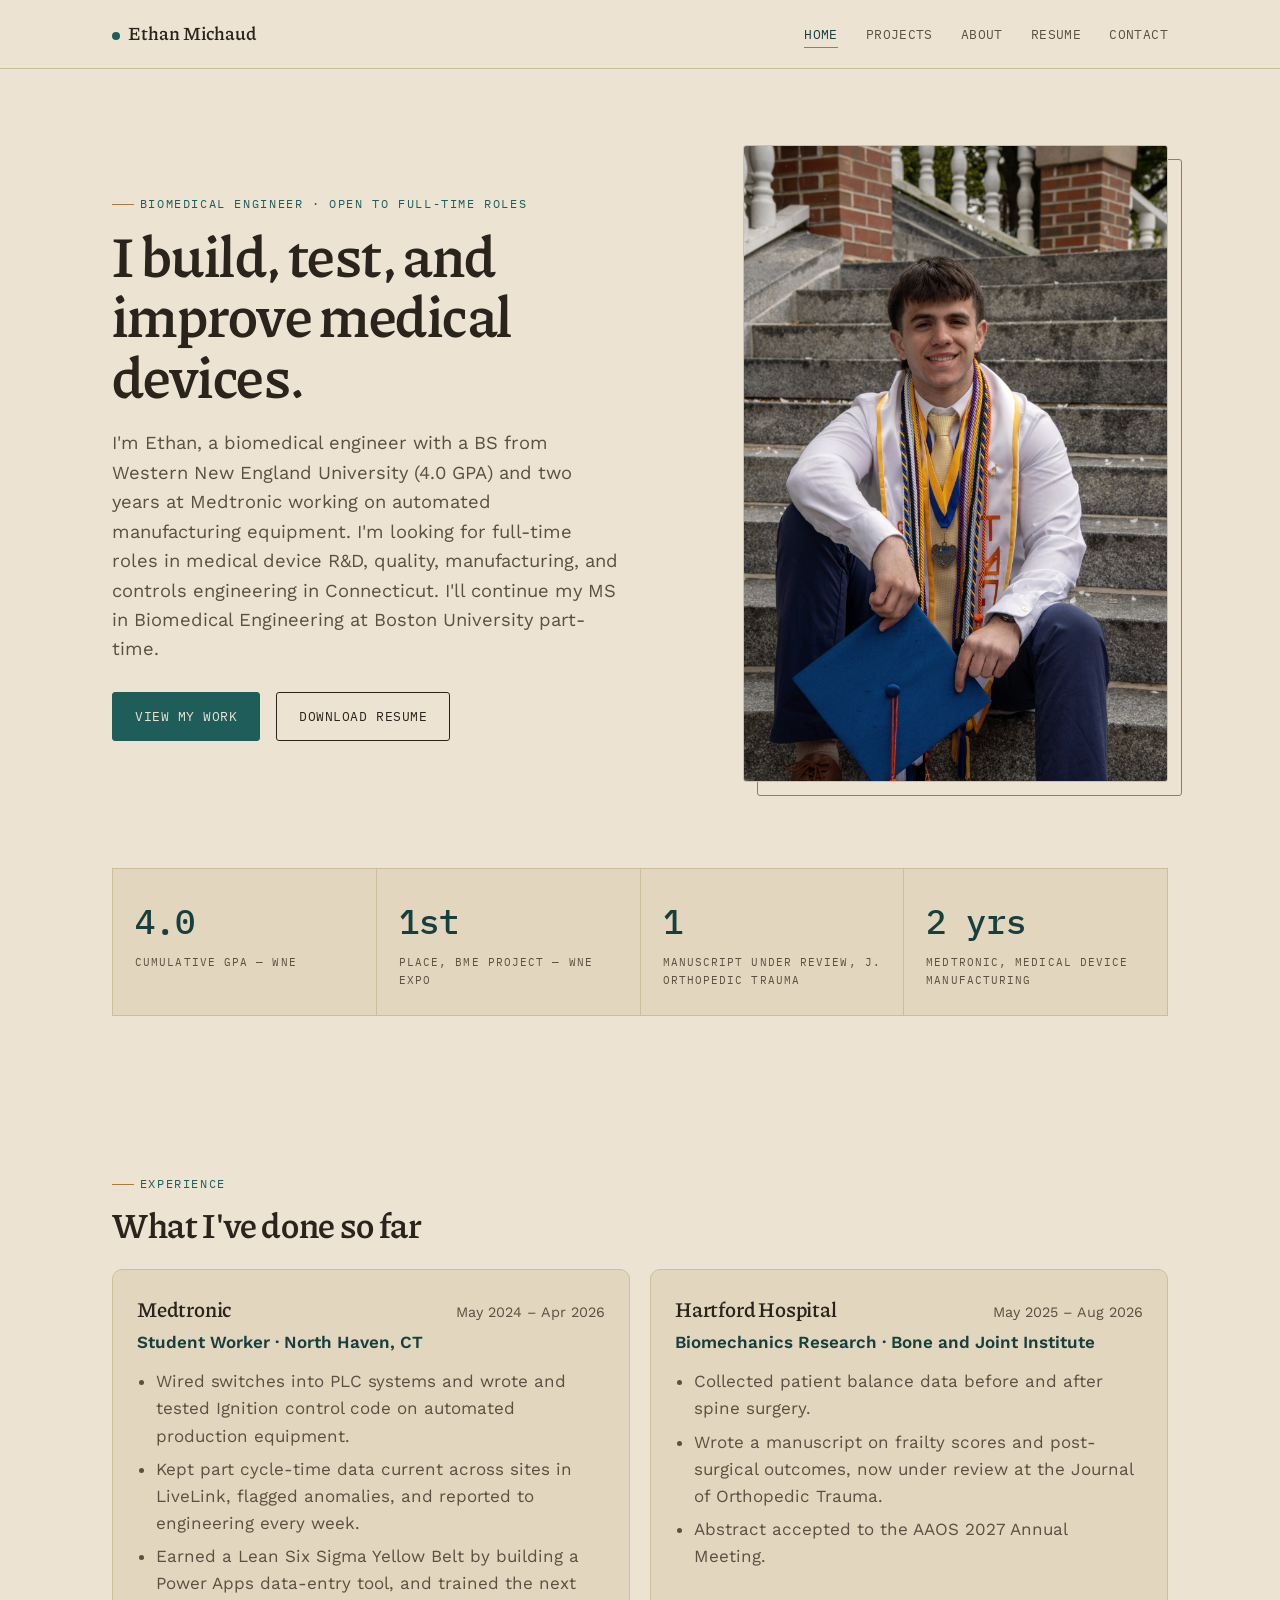
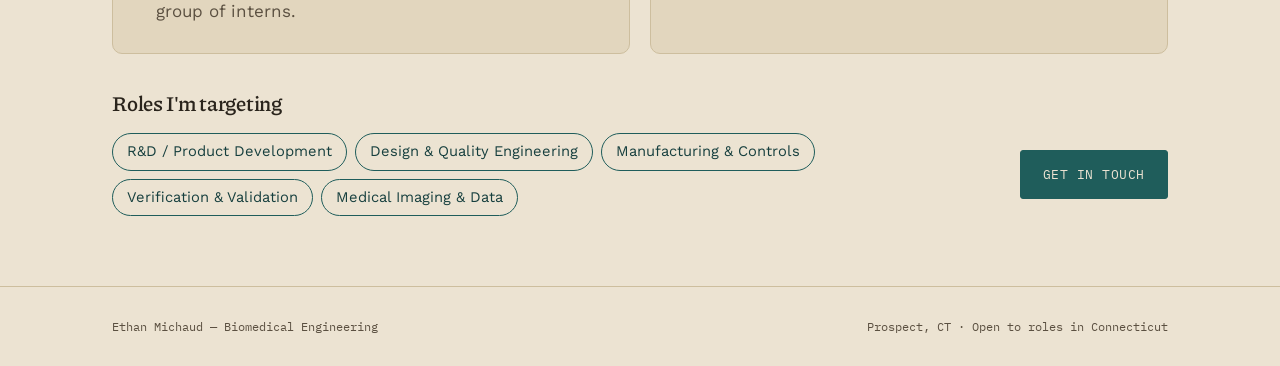
<file: index.html>
<!DOCTYPE html>
<html lang="en">
<head>
<meta charset="UTF-8">
<meta name="viewport" content="width=device-width, initial-scale=1.0">
<title>Ethan Michaud — Biomedical Engineer</title>
<link rel="preconnect" href="https://fonts.googleapis.com">
<link href="https://fonts.googleapis.com/css2?family=Piazzolla:ital,wght@0,500;0,600;1,500&family=Work+Sans:wght@400;500;600&family=IBM+Plex+Mono:wght@400;500;600&display=swap" rel="stylesheet">
<link rel="stylesheet" href="style.css">
</head>
<body>

<nav class="site-nav">
  <div class="wrap">
    <a href="index.html" class="brand"><span class="brand-pulse"></span> Ethan Michaud</a>
    <ul class="nav-links">
      <li><a href="index.html" class="active">Home</a></li>
      <li><a href="projects.html">Projects</a></li>
      <li><a href="about.html">About</a></li>
      <li><a href="assets/Ethan_Michaud_Resume_20261122.pdf">Resume</a></li>
      <li><a href="contact.html">Contact</a></li>
    </ul>
  </div>
</nav>

<header class="hero">
  <div class="wrap">
    <div class="hero-copy">
      <div class="eyebrow">Biomedical Engineer · Open to full-time roles</div>
      <h1>I build, test, and improve medical devices.</h1>
      <p class="lede">I'm Ethan, a biomedical engineer with a BS from Western New England University (4.0 GPA) and two years at Medtronic working on automated manufacturing equipment. I'm looking for full-time roles in medical device R&amp;D, quality, manufacturing, and controls engineering in Connecticut. I'll continue my MS in Biomedical Engineering at Boston University part-time.</p>
      <div class="hero-actions">
        <a href="projects.html" class="btn btn-primary">View My Work</a>
        <a href="assets/Ethan_Michaud_Resume_20261122.pdf" class="btn btn-ghost">Download Resume</a>
      </div>
    </div>
    <div class="hero-photo">
      <img src="assets/headshot-hero.jpeg" alt="Ethan Michaud, portrait">
    </div>
  </div>
</header>


<section class="readouts">
  <div class="wrap">
    <div class="readout-grid">
      <div class="readout">
        <div class="value">4.0</div>
        <div class="label">Cumulative GPA — WNE</div>
      </div>
      <div class="readout">
        <div class="value">1st</div>
        <div class="label">Place, BME Project — WNE Expo</div>
      </div>
      <div class="readout">
        <div class="value">1</div>
        <div class="label">Manuscript under review, J. Orthopedic Trauma</div>
      </div>
      <div class="readout">
        <div class="value">2 yrs</div>
        <div class="label">Medtronic, medical device manufacturing</div>
      </div>
    </div>
  </div>
</section>

<section class="section-pad experience">
  <div class="wrap">
    <div class="eyebrow">Experience</div>
    <h2>What I've done so far</h2>
    <div class="exp-grid">
      <article class="exp-card">
        <div class="exp-top"><h3>Medtronic</h3><span>May 2024 – Apr 2026</span></div>
        <div class="exp-role">Student Worker · North Haven, CT</div>
        <ul>
          <li>Wired switches into PLC systems and wrote and tested Ignition control code on automated production equipment.</li>
          <li>Kept part cycle-time data current across sites in LiveLink, flagged anomalies, and reported to engineering every week.</li>
          <li>Earned a Lean Six Sigma Yellow Belt by building a Power Apps data-entry tool, and trained the next group of interns.</li>
        </ul>
      </article>
      <article class="exp-card">
        <div class="exp-top"><h3>Hartford Hospital</h3><span>May 2025 – Aug 2026</span></div>
        <div class="exp-role">Biomechanics Research · Bone and Joint Institute</div>
        <ul>
          <li>Collected patient balance data before and after spine surgery.</li>
          <li>Wrote a manuscript on frailty scores and post-surgical outcomes, now under review at the Journal of Orthopedic Trauma.</li>
          <li>Abstract accepted to the AAOS 2027 Annual Meeting.</li>
        </ul>
      </article>
    </div>
    <div class="looking">
      <h3>Roles I'm targeting</h3>
      <ul class="role-tags">
        <li>R&amp;D / Product Development</li><li>Design &amp; Quality Engineering</li><li>Manufacturing &amp; Controls</li><li>Verification &amp; Validation</li><li>Medical Imaging &amp; Data</li>
      </ul>
      <a href="contact.html" class="btn btn-primary">Get in touch</a>
    </div>
  </div>
</section>


<footer>
  <div class="wrap">
    <span>Ethan Michaud — Biomedical Engineering</span>
    <span>Prospect, CT · Open to roles in Connecticut</span>
  </div>
</footer>

</body>
</html>
</file>
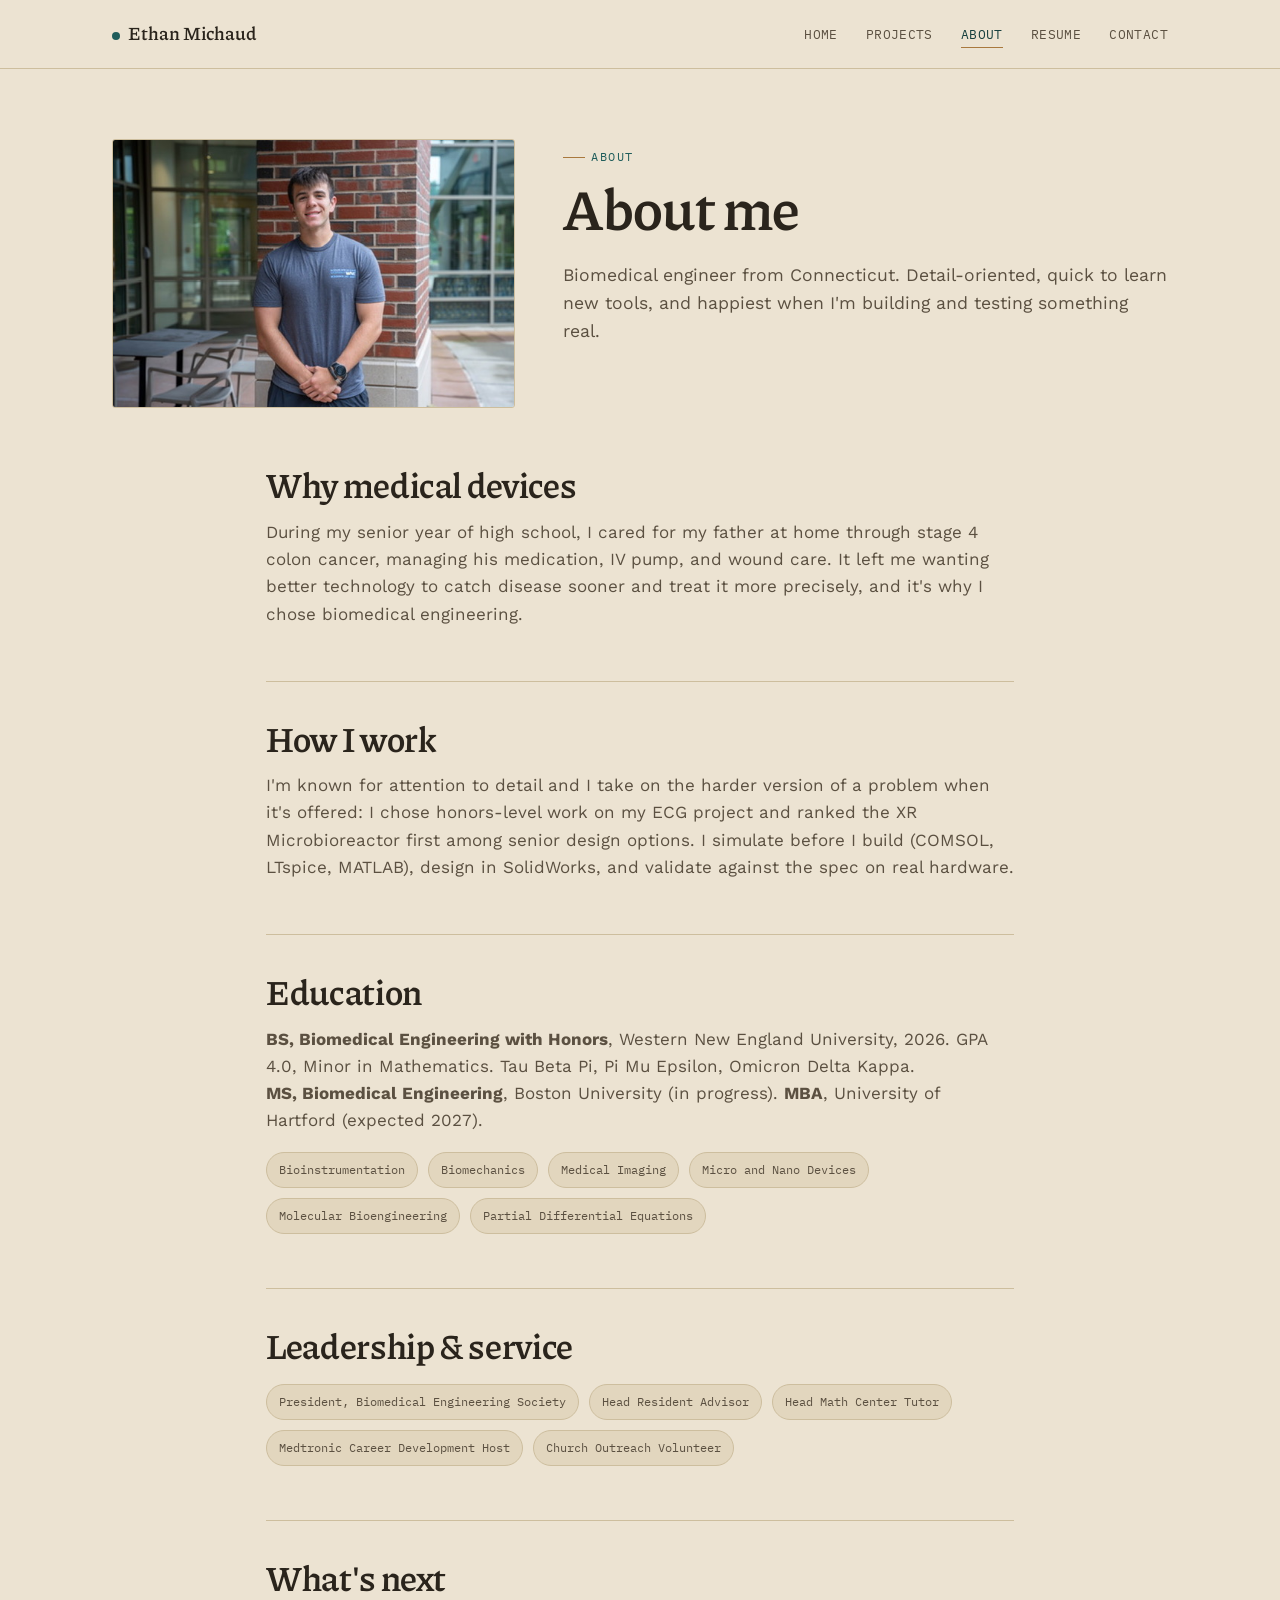
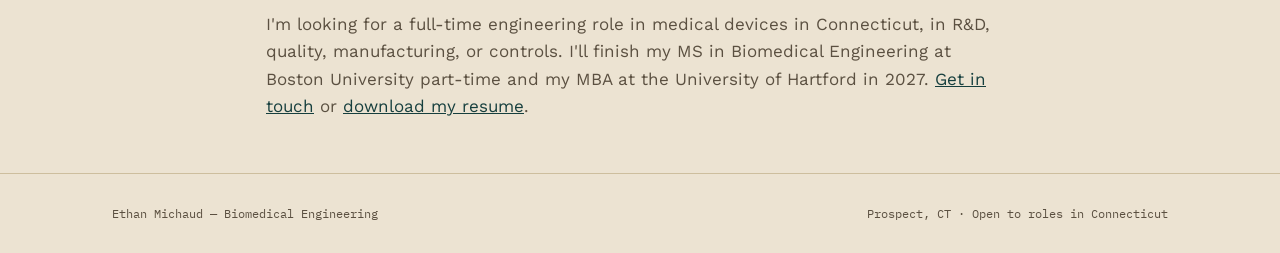
<file: about.html>
<!DOCTYPE html>
<html lang="en">
<head>
<meta charset="UTF-8">
<meta name="viewport" content="width=device-width, initial-scale=1.0">
<title>About — Ethan Michaud</title>
<link rel="preconnect" href="https://fonts.googleapis.com">
<link href="https://fonts.googleapis.com/css2?family=Piazzolla:ital,wght@0,500;0,600;1,500&family=Work+Sans:wght@400;500;600&family=IBM+Plex+Mono:wght@400;500;600&display=swap" rel="stylesheet">
<link rel="stylesheet" href="style.css">
</head>
<body>

<nav class="site-nav">
  <div class="wrap">
    <a href="index.html" class="brand"><span class="brand-pulse"></span> Ethan Michaud</a>
    <ul class="nav-links">
      <li><a href="index.html">Home</a></li>
      <li><a href="projects.html">Projects</a></li>
      <li><a href="about.html" class="active">About</a></li>
      <li><a href="assets/Ethan_Michaud_Resume_20261122.pdf">Resume</a></li>
      <li><a href="contact.html">Contact</a></li>
    </ul>
  </div>
</nav>

<header class="about-hero section-pad" style="padding-bottom:20px;">
  <div class="wrap">
    <img src="assets/headshot-about.jpeg" alt="Ethan Michaud at Western New England University">
    <div>
      <div class="eyebrow">About</div>
      <h1>About me</h1>
      <p style="font-size:1.1rem; max-width:56ch;">Biomedical engineer from Connecticut. Detail-oriented, quick to learn new tools, and happiest when I'm building and testing something real.</p>
    </div>
  </div>
</header>

<section>
  <div class="wrap">

    <div class="story-block">
      <h2>Why medical devices</h2>
      <p>During my senior year of high school, I cared for my father at home through stage 4 colon cancer, managing his medication, IV pump, and wound care. It left me wanting better technology to catch disease sooner and treat it more precisely, and it's why I chose biomedical engineering.</p>
    </div>

    <div class="story-block">
      <h2>How I work</h2>
      <p>I'm known for attention to detail and I take on the harder version of a problem when it's offered: I chose honors-level work on my ECG project and ranked the XR Microbioreactor first among senior design options. I simulate before I build (COMSOL, LTspice, MATLAB), design in SolidWorks, and validate against the spec on real hardware.</p>
    </div>

    <div class="story-block">
      <h2>Education</h2>
      <p><strong>BS, Biomedical Engineering with Honors</strong>, Western New England University, 2026. GPA 4.0, Minor in Mathematics. Tau Beta Pi, Pi Mu Epsilon, Omicron Delta Kappa.<br>
      <strong>MS, Biomedical Engineering</strong>, Boston University (in progress). <strong>MBA</strong>, University of Hartford (expected 2027).</p>
      <ul class="thread-list">
        <li>Bioinstrumentation</li>
        <li>Biomechanics</li>
        <li>Medical Imaging</li>
        <li>Micro and Nano Devices</li>
        <li>Molecular Bioengineering</li>
        <li>Partial Differential Equations</li>
      </ul>
    </div>

    <div class="story-block">
      <h2>Leadership &amp; service</h2>
      <ul class="thread-list">
        <li>President, Biomedical Engineering Society</li>
        <li>Head Resident Advisor</li>
        <li>Head Math Center Tutor</li>
        <li>Medtronic Career Development Host</li>
        <li>Church Outreach Volunteer</li>
      </ul>
    </div>

    <div class="story-block">
      <h2>What's next</h2>
      <p>I'm looking for a full-time engineering role in medical devices in Connecticut, in R&amp;D, quality, manufacturing, or controls. I'll finish my MS in Biomedical Engineering at Boston University part-time and my MBA at the University of Hartford in 2027. <a href="contact.html" style="color:var(--teal-deep); text-decoration:underline;">Get in touch</a> or <a href="assets/Ethan_Michaud_" style="color:var(--teal-deep); text-decoration:underline;">download my resume</a>.</p>
    </div>

  </div>
</section>

<footer>
  <div class="wrap">
    <span>Ethan Michaud — Biomedical Engineering</span>
    <span>Prospect, CT · Open to roles in Connecticut</span>
  </div>
</footer>

</body>
</html>
</file>
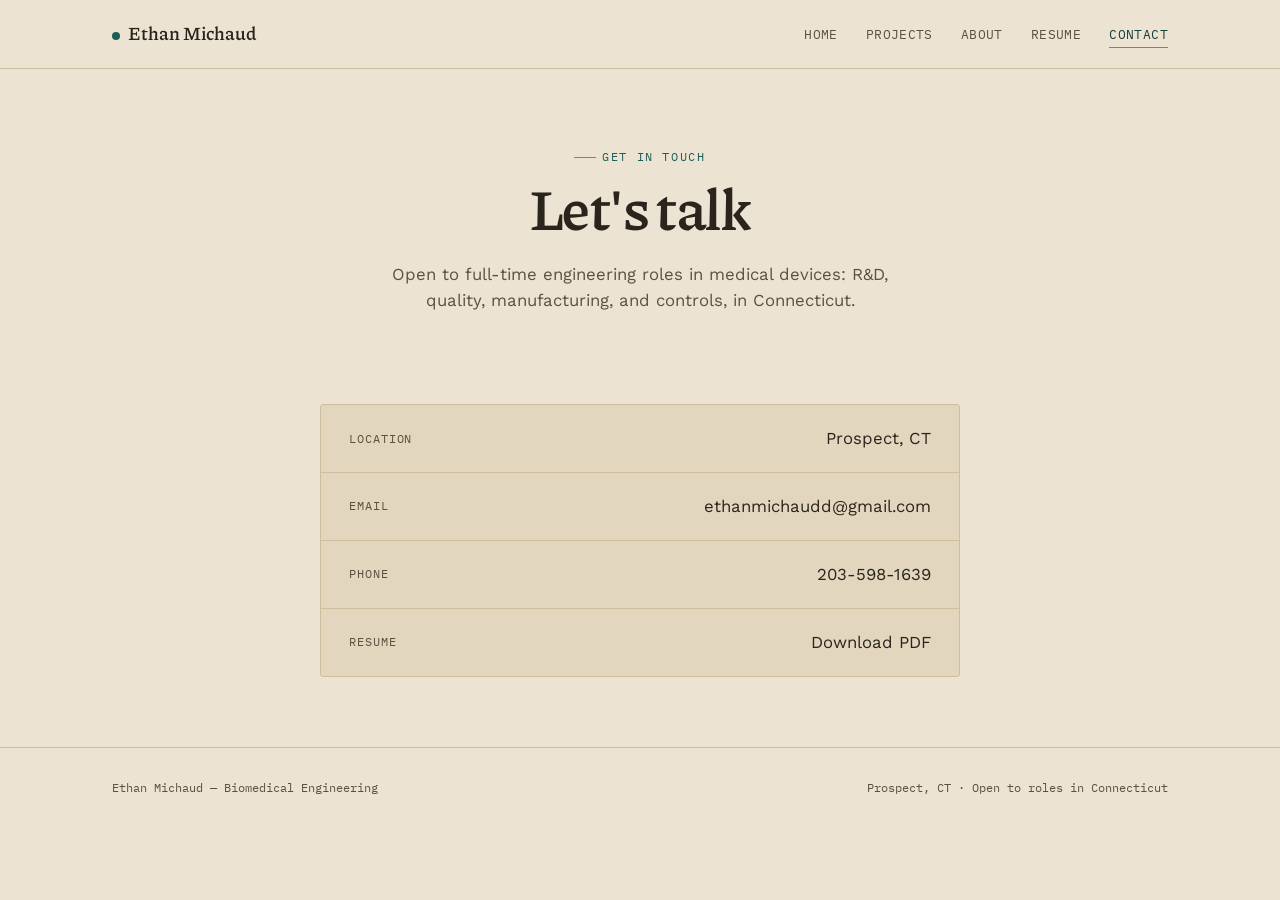
<file: contact.html>
<!DOCTYPE html>
<html lang="en">
<head>
<meta charset="UTF-8">
<meta name="viewport" content="width=device-width, initial-scale=1.0">
<title>Contact — Ethan Michaud</title>
<link rel="preconnect" href="https://fonts.googleapis.com">
<link href="https://fonts.googleapis.com/css2?family=Piazzolla:ital,wght@0,500;0,600;1,500&family=Work+Sans:wght@400;500;600&family=IBM+Plex+Mono:wght@400;500;600&display=swap" rel="stylesheet">
<link rel="stylesheet" href="style.css">
</head>
<body>

<nav class="site-nav">
  <div class="wrap">
    <a href="index.html" class="brand"><span class="brand-pulse"></span> Ethan Michaud</a>
    <ul class="nav-links">
      <li><a href="index.html">Home</a></li>
      <li><a href="projects.html">Projects</a></li>
      <li><a href="about.html">About</a></li>
      <li><a href="assets/Ethan_Michaud_Resume_20261122.pdf">Resume</a></li>
      <li><a href="contact.html" class="active">Contact</a></li>
    </ul>
  </div>
</nav>

<header class="section-pad" style="text-align:center; padding-bottom:20px;">
  <div class="wrap">
    <div class="eyebrow" style="justify-content:center;">Get in touch</div>
    <h1>Let's talk</h1>
    <p style="max-width:52ch; margin:0 auto; font-size:1.05rem;">Open to full-time engineering roles in medical devices: R&amp;D, quality, manufacturing, and controls, in Connecticut.</p>
  </div>
</header>

<section class="section-pad">
  <div class="wrap">
    <div class="contact-panel">
      <div class="contact-row">
        <span class="k">Location</span>
        <span class="v">Prospect, CT</span>
      </div>
      <div class="contact-row">
        <span class="k">Email</span>
        <a class="v" href="mailto:ethanmichaudd@gmail.com">ethanmichaudd@gmail.com</a>
      </div>
      <div class="contact-row">
        <span class="k">Phone</span>
        <a class="v" href="tel:+12035981639">203-598-1639</a>
      </div>
      <div class="contact-row">
        <span class="k">Resume</span>
        <a class="v" href="assets/Ethan_Michaud_Resume_20261122.pdf">Download PDF</a>
      </div>
    </div>

  </div>
</section>


<footer>
  <div class="wrap">
    <span>Ethan Michaud — Biomedical Engineering</span>
    <span>Prospect, CT · Open to roles in Connecticut</span>
  </div>
</footer>

</body>
</html>
</file>
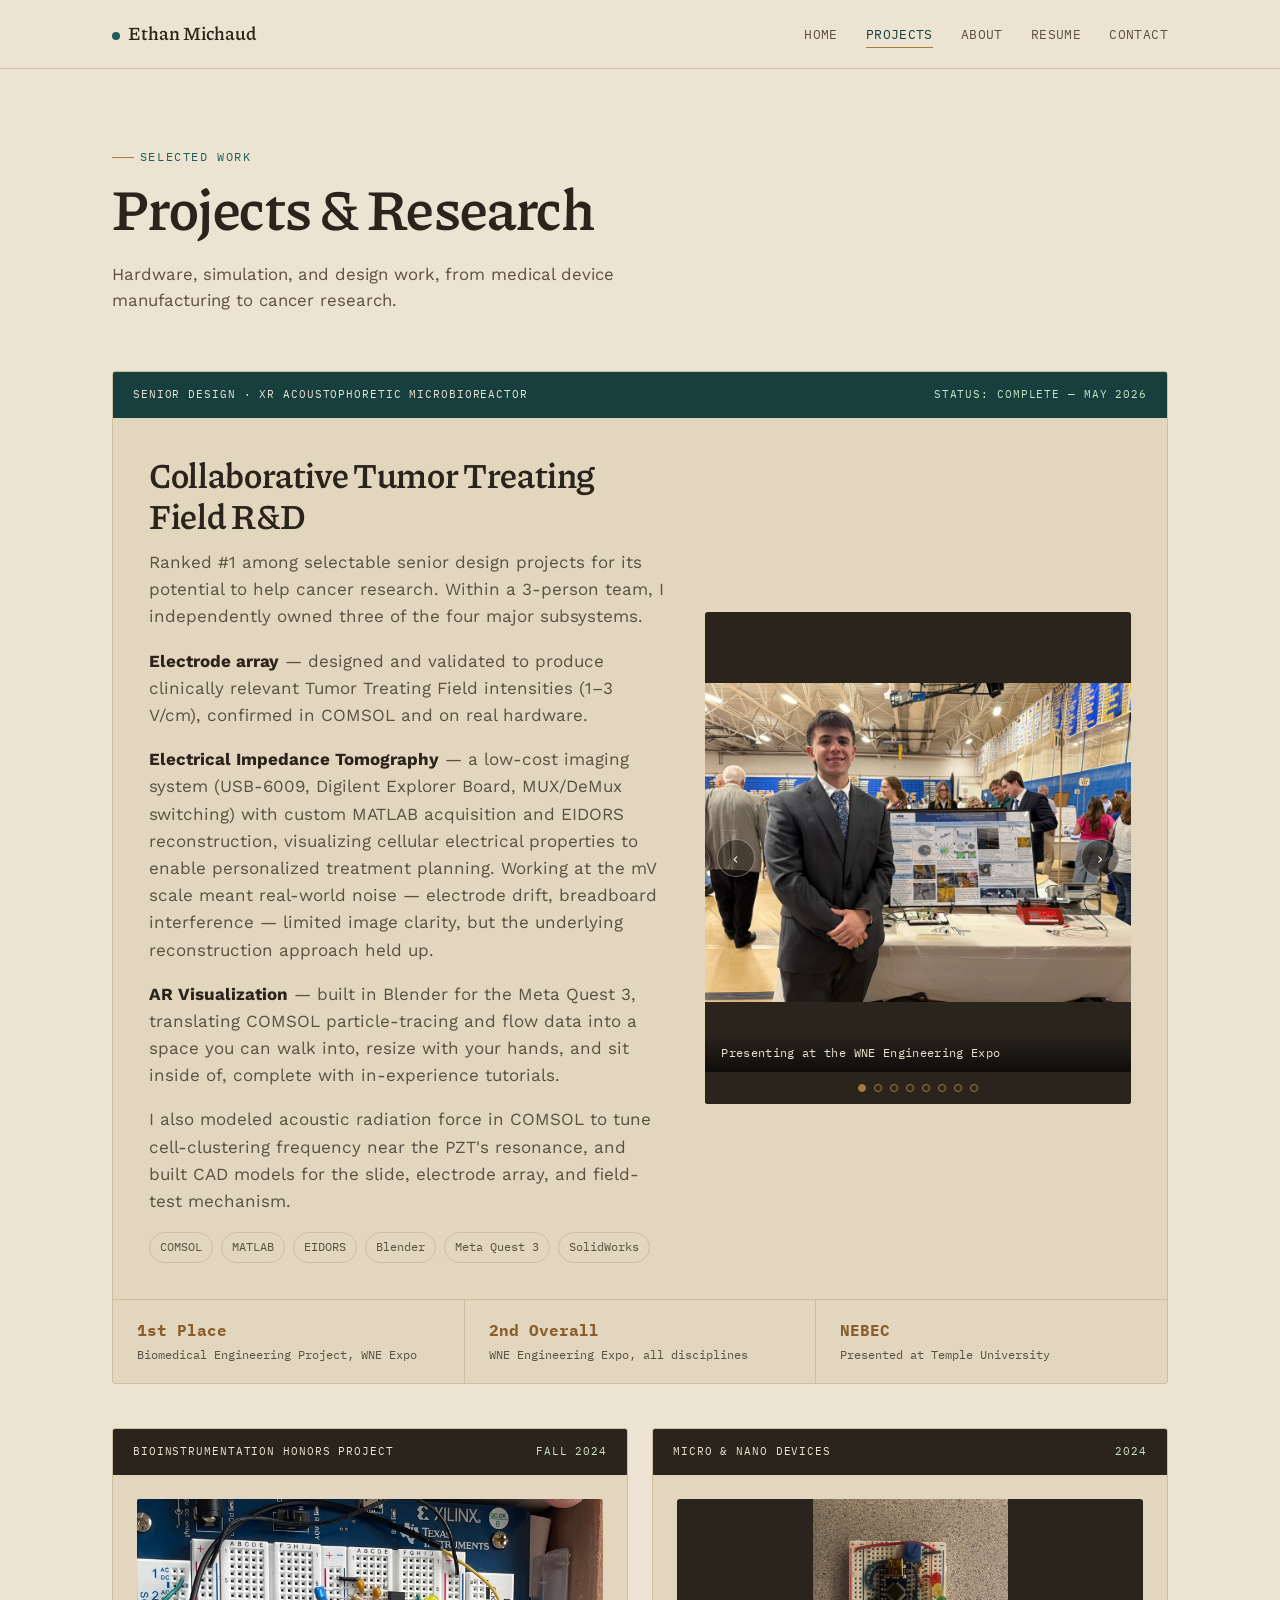
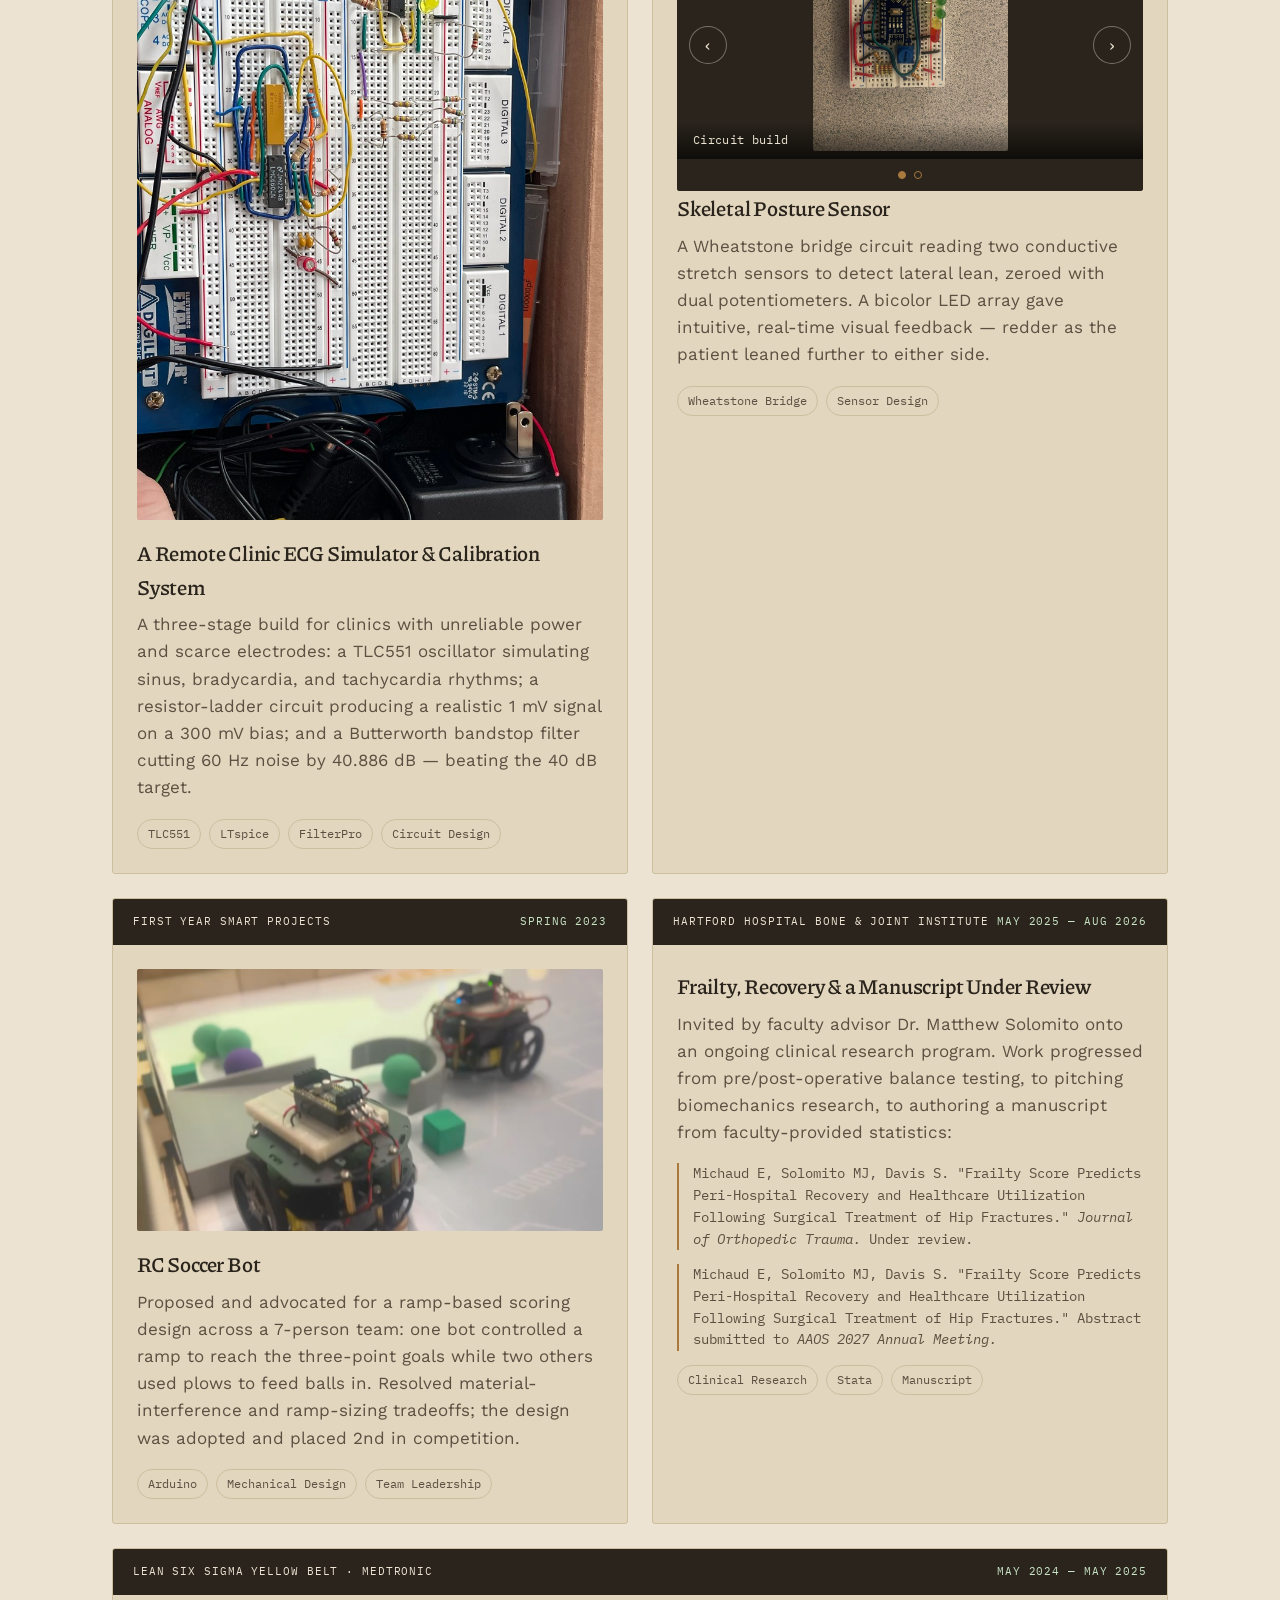
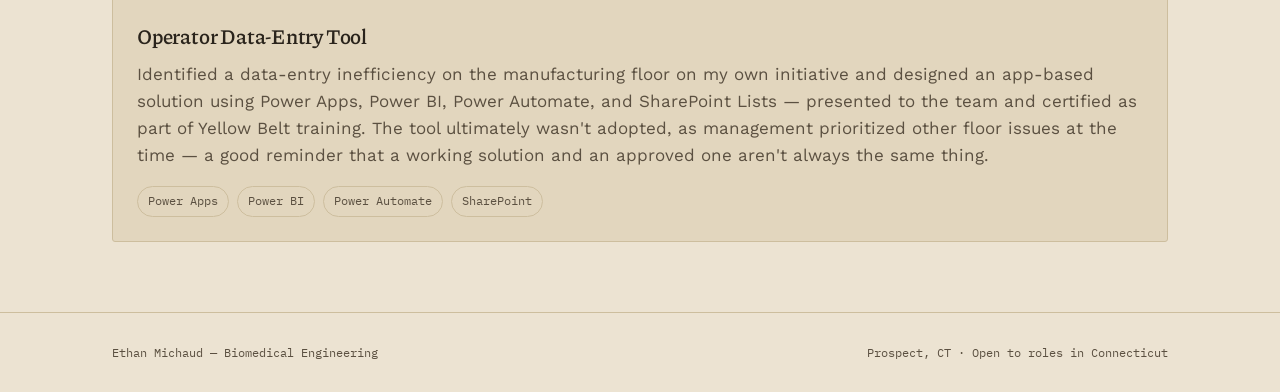
<file: projects.html>
<!DOCTYPE html>
<html lang="en">
<head>
<meta charset="UTF-8">
<meta name="viewport" content="width=device-width, initial-scale=1.0">
<title>Projects — Ethan Michaud</title>
<link rel="preconnect" href="https://fonts.googleapis.com">
<link href="https://fonts.googleapis.com/css2?family=Piazzolla:ital,wght@0,500;0,600;1,500&family=Work+Sans:wght@400;500;600&family=IBM+Plex+Mono:wght@400;500;600&display=swap" rel="stylesheet">
<link rel="stylesheet" href="style.css">
</head>
<body>

<nav class="site-nav">
  <div class="wrap">
    <a href="index.html" class="brand"><span class="brand-pulse"></span> Ethan Michaud</a>
    <ul class="nav-links">
      <li><a href="index.html">Home</a></li>
      <li><a href="projects.html" class="active">Projects</a></li>
      <li><a href="about.html">About</a></li>
      <li><a href="assets/Ethan_Michaud_Resume_20261122.pdf">Resume</a></li>
      <li><a href="contact.html">Contact</a></li>
    </ul>
  </div>
</nav>

<header class="section-pad" style="padding-bottom:20px;">
  <div class="wrap">
    <div class="eyebrow">Selected Work</div>
    <h1>Projects &amp; Research</h1>
    <p style="max-width:60ch; font-size:1.05rem;">Hardware, simulation, and design work, from medical device manufacturing to cancer research.</p>
  </div>
</header>

<section class="section-pad" style="padding-top:20px;">
  <div class="wrap">

    <!-- FEATURED PROJECT -->
    <div class="featured">
      <div class="card-header">
        <span>Senior Design · XR Acoustophoretic Microbioreactor</span>
        <span class="status">Status: Complete — May 2026</span>
      </div>
      <div class="featured-body">
        <div>
          <h2>Collaborative Tumor Treating Field R&amp;D</h2>
          <p>Ranked #1 among selectable senior design projects for its potential to help cancer research. Within a 3-person team, I independently owned three of the four major subsystems.</p>
          <p><strong style="color:var(--ink);">Electrode array</strong> — designed and validated to produce clinically relevant Tumor Treating Field intensities (1–3 V/cm), confirmed in COMSOL and on real hardware.</p>
          <p><strong style="color:var(--ink);">Electrical Impedance Tomography</strong> — a low-cost imaging system (USB-6009, Digilent Explorer Board, MUX/DeMux switching) with custom MATLAB acquisition and EIDORS reconstruction, visualizing cellular electrical properties to enable personalized treatment planning. Working at the mV scale meant real-world noise — electrode drift, breadboard interference — limited image clarity, but the underlying reconstruction approach held up.</p>
          <p><strong style="color:var(--ink);">AR Visualization</strong> — built in Blender for the Meta Quest 3, translating COMSOL particle-tracing and flow data into a space you can walk into, resize with your hands, and sit inside of, complete with in-experience tutorials.</p>
          <p>I also modeled acoustic radiation force in COMSOL to tune cell-clustering frequency near the PZT's resonance, and built CAD models for the slide, electrode array, and field-test mechanism.</p>
          <div class="tag-row">
            <span class="tag">COMSOL</span>
            <span class="tag">MATLAB</span>
            <span class="tag">EIDORS</span>
            <span class="tag">Blender</span>
            <span class="tag">Meta Quest 3</span>
            <span class="tag">SolidWorks</span>
          </div>
        </div>
        <div class="carousel" id="xr-carousel">
          <div class="carousel-viewport">
            <div class="carousel-slide active">
              <img src="assets/xr-solo-poster.jpeg" alt="Ethan presenting the XR Microbioreactor poster at the WNE Engineering Expo">
              <div class="carousel-caption">Presenting at the WNE Engineering Expo</div>
            </div>
            <div class="carousel-slide">
              <img src="assets/xr-team-award.jpeg" alt="Team receiving 2nd place Senior Project Poster Presentation Award">
              <div class="carousel-caption">2nd Place, Senior Project Poster Presentation Award</div>
            </div>
            <div class="carousel-slide">
              <img src="assets/xr-poster-only.jpeg" alt="XR Microbioreactor research poster">
              <div class="carousel-caption">Full research poster</div>
            </div>
            <div class="carousel-slide">
              <img src="assets/xr-temple-presenting.jpeg" alt="Presenting the project with the team at NEBEC, Temple University">
              <div class="carousel-caption">Presenting at NEBEC, Temple University</div>
            </div>
            <div class="carousel-slide">
              <img src="assets/xr-field-testing-setup.jpeg" alt="Electric field testing setup on the bench">
              <div class="carousel-caption">Electric field testing setup</div>
            </div>
            <div class="carousel-slide">
              <img src="assets/xr-eit-setup.jpeg" alt="Electrical Impedance Tomography hardware setup">
              <div class="carousel-caption">EIT hardware setup</div>
            </div>
            <div class="carousel-slide">
              <img src="assets/xr-current-pump-wiring.jpeg" alt="Current pump wiring on the breadboard">
              <div class="carousel-caption">Current pump wiring</div>
            </div>
            <div class="carousel-slide">
              <video src="assets/xr-tutorial-video.mp4" controls preload="metadata"></video>
              <div class="carousel-caption">In-experience tutorial, rendered for Meta Quest 3</div>
            </div>
          </div>
          <button class="carousel-btn carousel-prev" aria-label="Previous slide">&#8249;</button>
          <button class="carousel-btn carousel-next" aria-label="Next slide">&#8250;</button>
          <div class="carousel-dots"></div>
        </div>
      </div>
      <div class="results-strip">
        <div><strong>1st Place</strong>Biomedical Engineering Project, WNE Expo</div>
        <div><strong>2nd Overall</strong>WNE Engineering Expo, all disciplines</div>
        <div><strong>NEBEC</strong>Presented at Temple University</div>
      </div>
    </div>

    <!-- PROJECT GRID -->
    <div class="project-grid" style="margin-top:44px;">

      <div class="card">
        <div class="card-header"><span>Bioinstrumentation Honors Project</span><span class="status">Fall 2024</span></div>
        <div class="card-body">
          <img src="assets/ecg-breadboard.jpeg" alt="Breadboard build of the ECG simulator circuit">
          <h3>A Remote Clinic ECG Simulator &amp; Calibration System</h3>
          <p>A three-stage build for clinics with unreliable power and scarce electrodes: a TLC551 oscillator simulating sinus, bradycardia, and tachycardia rhythms; a resistor-ladder circuit producing a realistic 1 mV signal on a 300 mV bias; and a Butterworth bandstop filter cutting 60 Hz noise by 40.886 dB — beating the 40 dB target.</p>
          <div class="tag-row">
            <span class="tag">TLC551</span>
            <span class="tag">LTspice</span>
            <span class="tag">FilterPro</span>
            <span class="tag">Circuit Design</span>
          </div>
        </div>
      </div>

      <div class="card">
        <div class="card-header"><span>Micro &amp; Nano Devices</span><span class="status">2024</span></div>
        <div class="card-body">
          <div class="carousel carousel-sm">
            <div class="carousel-viewport">
              <div class="carousel-slide active">
                <img src="assets/posture-sensor.jpeg" alt="Skeletal Posture Sensor circuit build">
                <div class="carousel-caption">Circuit build</div>
              </div>
              <div class="carousel-slide">
                <video src="assets/posture-sensor-video.mp4" controls preload="metadata"></video>
                <div class="carousel-caption">Demo — lean detection in action</div>
              </div>
            </div>
            <button class="carousel-btn carousel-prev" aria-label="Previous slide">&#8249;</button>
            <button class="carousel-btn carousel-next" aria-label="Next slide">&#8250;</button>
            <div class="carousel-dots"></div>
          </div>
          <h3>Skeletal Posture Sensor</h3>
          <p>A Wheatstone bridge circuit reading two conductive stretch sensors to detect lateral lean, zeroed with dual potentiometers. A bicolor LED array gave intuitive, real-time visual feedback — redder as the patient leaned further to either side.</p>
          <div class="tag-row">
            <span class="tag">Wheatstone Bridge</span>
            <span class="tag">Sensor Design</span>
          </div>
        </div>
      </div>

      <div class="card">
        <div class="card-header"><span>First Year Smart Projects</span><span class="status">Spring 2023</span></div>
        <div class="card-body">
          <img src="assets/soccer-bot.jpeg" alt="RC Soccer Bot arena setup with two robots">
          <h3>RC Soccer Bot</h3>
          <p>Proposed and advocated for a ramp-based scoring design across a 7-person team: one bot controlled a ramp to reach the three-point goals while two others used plows to feed balls in. Resolved material-interference and ramp-sizing tradeoffs; the design was adopted and placed 2nd in competition.</p>
          <div class="tag-row">
            <span class="tag">Arduino</span>
            <span class="tag">Mechanical Design</span>
            <span class="tag">Team Leadership</span>
          </div>
        </div>
      </div>

      <div class="card">
        <div class="card-header"><span>Hartford Hospital Bone &amp; Joint Institute</span><span class="status">May 2025 — Aug 2026</span></div>
        <div class="card-body">
          <h3>Frailty, Recovery &amp; a Manuscript Under Review</h3>
          <p>Invited by faculty advisor Dr. Matthew Solomito onto an ongoing clinical research program. Work progressed from pre/post-operative balance testing, to pitching biomechanics research, to authoring a manuscript from faculty-provided statistics:</p>
          <p style="font-family:var(--mono); font-size:0.85rem; color:var(--ink-soft); border-left:2px solid var(--brass); padding-left:14px;">Michaud E, Solomito MJ, Davis S. "Frailty Score Predicts Peri-Hospital Recovery and Healthcare Utilization Following Surgical Treatment of Hip Fractures." <em>Journal of Orthopedic Trauma.</em> Under review.</p>
          <p style="font-family:var(--mono); font-size:0.85rem; color:var(--ink-soft); border-left:2px solid var(--brass); padding-left:14px;">Michaud E, Solomito MJ, Davis S. "Frailty Score Predicts Peri-Hospital Recovery and Healthcare Utilization Following Surgical Treatment of Hip Fractures." Abstract submitted to <em>AAOS 2027 Annual Meeting.</em></p>
          <div class="tag-row">
            <span class="tag">Clinical Research</span>
            <span class="tag">Stata</span>
            <span class="tag">Manuscript</span>
          </div>
        </div>
      </div>

      <div class="card" style="grid-column: 1 / -1;">
        <div class="card-header"><span>Lean Six Sigma Yellow Belt · Medtronic</span><span class="status">May 2024 — May 2025</span></div>
        <div class="card-body">
          <h3>Operator Data-Entry Tool</h3>
          <p>Identified a data-entry inefficiency on the manufacturing floor on my own initiative and designed an app-based solution using Power Apps, Power BI, Power Automate, and SharePoint Lists — presented to the team and certified as part of Yellow Belt training. The tool ultimately wasn't adopted, as management prioritized other floor issues at the time — a good reminder that a working solution and an approved one aren't always the same thing.</p>
          <div class="tag-row">
            <span class="tag">Power Apps</span>
            <span class="tag">Power BI</span>
            <span class="tag">Power Automate</span>
            <span class="tag">SharePoint</span>
          </div>
        </div>
      </div>

    </div>
  </div>
</section>

<footer>
  <div class="wrap">
    <span>Ethan Michaud — Biomedical Engineering</span>
    <span>Prospect, CT · Open to roles in Connecticut</span>
  </div>
</footer>

<script>
(function () {
  document.querySelectorAll('.carousel').forEach(function (carousel) {
    var slides = carousel.querySelectorAll('.carousel-slide');
    var dotsWrap = carousel.querySelector('.carousel-dots');
    var prevBtn = carousel.querySelector('.carousel-prev');
    var nextBtn = carousel.querySelector('.carousel-next');
    var index = 0;

    slides.forEach(function (_, i) {
      var dot = document.createElement('button');
      dot.setAttribute('aria-label', 'Go to slide ' + (i + 1));
      if (i === 0) dot.classList.add('active');
      dot.addEventListener('click', function () { go(i); });
      dotsWrap.appendChild(dot);
    });
    var dots = dotsWrap.querySelectorAll('button');

    function go(i) {
      var video = slides[index].querySelector('video');
      if (video) video.pause();
      slides[index].classList.remove('active');
      dots[index].classList.remove('active');
      index = (i + slides.length) % slides.length;
      slides[index].classList.add('active');
      dots[index].classList.add('active');
    }

    prevBtn.addEventListener('click', function () { go(index - 1); });
    nextBtn.addEventListener('click', function () { go(index + 1); });
    carousel.setAttribute('tabindex', '0');
    carousel.addEventListener('keydown', function (e) {
      if (e.key === 'ArrowLeft') go(index - 1);
      if (e.key === 'ArrowRight') go(index + 1);
    });
  });
})();
</script>
</body>
</html>
</file>
<file: style.css>
/* ============================================
   Ethan Michaud — Portfolio
   Design tokens
   ============================================ */
:root {
  --paper: #ECE3D2;
  --paper-deep: #E2D6BE;
  --line: #CDBE9E;
  --ink: #2A241C;
  --ink-soft: #5B5041;
  --teal: #1F5D5B;
  --teal-deep: #163F3E;
  --brass: #A9793E;
  --brass-deep: #8A5F2C;
  --moss: #5C6E4E;

  --display: 'Piazzolla', Georgia, serif;
  --body: 'Work Sans', -apple-system, sans-serif;
  --mono: 'IBM Plex Mono', 'Courier New', monospace;

  --radius: 3px;
  --max-width: 1120px;
}

* { box-sizing: border-box; }

html { scroll-behavior: smooth; }

@media (prefers-reduced-motion: reduce) {
  html { scroll-behavior: auto; }
  * { animation-duration: 0.01ms !important; animation-iteration-count: 1 !important; transition-duration: 0.01ms !important; }
}

body {
  margin: 0;
  background: var(--paper);
  color: var(--ink);
  font-family: var(--body);
  font-size: 17px;
  line-height: 1.6;
  background-image:
    linear-gradient(var(--paper), var(--paper)),
    repeating-linear-gradient(0deg, transparent, transparent 39px, rgba(42,36,28,0.025) 40px);
}

img { max-width: 100%; display: block; }

a { color: inherit; }

h1, h2, h3, h4 {
  font-family: var(--display);
  font-weight: 600;
  margin: 0 0 0.4em;
  color: var(--ink);
  letter-spacing: -0.01em;
}

h1 { font-size: clamp(2.4rem, 5vw, 3.6rem); line-height: 1.05; }
h2 { font-size: clamp(1.6rem, 3vw, 2.2rem); line-height: 1.15; }
h3 { font-size: 1.3rem; }

p { margin: 0 0 1em; color: var(--ink-soft); }

.eyebrow {
  font-family: var(--mono);
  font-size: 0.72rem;
  letter-spacing: 0.14em;
  text-transform: uppercase;
  color: var(--teal);
  display: inline-flex;
  align-items: center;
  gap: 0.5em;
  margin-bottom: 0.9em;
}
.eyebrow::before {
  content: '';
  width: 22px;
  height: 1px;
  background: var(--brass);
}

.wrap {
  max-width: var(--max-width);
  margin: 0 auto;
  padding: 0 32px;
}

/* ---------- Nav ---------- */
.site-nav {
  position: sticky;
  top: 0;
  z-index: 50;
  background: rgba(236, 227, 210, 0.92);
  backdrop-filter: blur(6px);
  border-bottom: 1px solid var(--line);
}
.site-nav .wrap {
  display: flex;
  align-items: center;
  justify-content: space-between;
  height: 68px;
}
.brand {
  font-family: var(--display);
  font-weight: 600;
  font-size: 1.15rem;
  text-decoration: none;
  color: var(--ink);
  display: flex;
  align-items: baseline;
  gap: 8px;
}
.brand-pulse {
  width: 8px; height: 8px;
  border-radius: 50%;
  background: var(--teal);
  display: inline-block;
}
.nav-links {
  display: flex;
  gap: 28px;
  flex-wrap: wrap;
  list-style: none;
  margin: 0; padding: 0;
  font-family: var(--mono);
  font-size: 0.82rem;
  letter-spacing: 0.03em;
  text-transform: uppercase;
}
.nav-links a {
  text-decoration: none;
  color: var(--ink-soft);
  padding-bottom: 4px;
  border-bottom: 1px solid transparent;
  transition: color 0.2s, border-color 0.2s;
}
.nav-links a:hover,
.nav-links a.active {
  color: var(--teal-deep);
  border-color: var(--brass);
}
.nav-links a:focus-visible,
a:focus-visible,
button:focus-visible {
  outline: 2px solid var(--teal);
  outline-offset: 3px;
}

/* ---------- Buttons ---------- */
.btn {
  display: inline-flex;
  align-items: center;
  gap: 8px;
  font-family: var(--mono);
  font-size: 0.82rem;
  letter-spacing: 0.04em;
  text-transform: uppercase;
  text-decoration: none;
  padding: 13px 22px;
  border-radius: var(--radius);
  border: 1px solid var(--ink);
  transition: transform 0.15s ease, background 0.2s, color 0.2s;
}
.btn-primary {
  background: var(--teal);
  border-color: var(--teal);
  color: var(--paper);
}
.btn-primary:hover { background: var(--teal-deep); transform: translateY(-1px); }
.btn-ghost {
  background: transparent;
  color: var(--ink);
}
.btn-ghost:hover { background: var(--ink); color: var(--paper); transform: translateY(-1px); }

/* ---------- Hero ---------- */
.hero {
  padding: 76px 0 40px;
}
.hero .wrap {
  display: grid;
  grid-template-columns: 1.15fr 0.85fr;
  gap: 56px;
  align-items: center;
}
.hero-copy p.lede {
  font-size: 1.15rem;
  color: var(--ink-soft);
  max-width: 46ch;
}
.hero-actions {
  display: flex;
  gap: 16px;
  margin-top: 28px;
  flex-wrap: wrap;
}
.hero-photo {
  position: relative;
}
.hero-photo img {
  border-radius: var(--radius);
  border: 1px solid var(--line);
  filter: sepia(8%) saturate(92%);
}
.hero-photo::after {
  content: '';
  position: absolute;
  inset: 14px -14px -14px 14px;
  border: 1px solid var(--brass);
  border-radius: var(--radius);
  z-index: -1;
}

/* ---------- Signal / waveform timeline ---------- */
.signal {
  padding: 30px 0 70px;
  border-bottom: 1px solid var(--line);
}
.signal-label {
  font-family: var(--mono);
  font-size: 0.72rem;
  letter-spacing: 0.14em;
  text-transform: uppercase;
  color: var(--ink-soft);
  margin-bottom: 18px;
}
.signal svg { width: 100%; height: auto; overflow: visible; }
.signal-path {
  fill: none;
  stroke: var(--teal);
  stroke-width: 2;
  stroke-linecap: round;
  stroke-linejoin: round;
  stroke-dasharray: 2000;
  stroke-dashoffset: 2000;
  animation: draw 2.6s ease forwards 0.2s;
}
@keyframes draw { to { stroke-dashoffset: 0; } }
.signal-node circle {
  fill: var(--paper);
  stroke: var(--brass);
  stroke-width: 2;
}
.signal-node text {
  font-family: var(--mono);
  font-size: 10px;
  fill: var(--ink-soft);
}
.signal-node .yr { fill: var(--brass-deep); font-weight: 600; }
.signal-node .cap { fill: var(--ink-soft); }

/* ---------- Instrument readouts ---------- */
.readouts {
  padding: 46px 0 80px;
}
.readout-grid {
  display: grid;
  grid-template-columns: repeat(4, 1fr);
  gap: 1px;
  background: var(--line);
  border: 1px solid var(--line);
}
.readout {
  background: var(--paper-deep);
  padding: 26px 22px;
}
.readout .value {
  font-family: var(--mono);
  font-size: 2.1rem;
  color: var(--teal-deep);
  font-weight: 500;
}
.readout .label {
  font-family: var(--mono);
  font-size: 0.68rem;
  letter-spacing: 0.1em;
  text-transform: uppercase;
  color: var(--ink-soft);
  margin-top: 6px;
}

/* ---------- Sections ---------- */
section { position: relative; }
.section-pad { padding: 70px 0; }
.divider {
  border: none;
  border-top: 1px solid var(--line);
  margin: 0;
}

/* ---------- Cards / datasheet style ---------- */
.card {
  background: var(--paper-deep);
  border: 1px solid var(--line);
  border-radius: var(--radius);
  overflow: hidden;
}
.card-header {
  display: flex;
  justify-content: space-between;
  align-items: baseline;
  padding: 14px 20px;
  background: var(--ink);
  color: var(--paper);
  font-family: var(--mono);
  font-size: 0.7rem;
  letter-spacing: 0.08em;
  text-transform: uppercase;
}
.card-header .status { color: #C9E4C5; }
.card-body { padding: 24px; }
.card img { border-radius: 2px; margin-bottom: 16px; }

/* ---------- Data tables ---------- */
.data-table {
  width: 100%;
  border-collapse: collapse;
  margin: 16px 0 24px;
  font-family: var(--mono);
  font-size: 0.82rem;
}
.data-table th, .data-table td {
  padding: 10px 12px;
  border: 1px solid var(--line);
  text-align: left;
}
.data-table th {
  background: var(--ink);
  color: var(--paper);
  font-size: 0.7rem;
  letter-spacing: 0.06em;
  text-transform: uppercase;
  font-weight: 500;
}
.data-table tr:nth-child(even) td { background: rgba(0,0,0,0.02); }
.data-table td.highlight { color: var(--brass-deep); font-weight: 600; }
.data-table td.weak { color: #9C4A32; }

.tag-row {
  display: flex;
  flex-wrap: wrap;
  gap: 8px;
  margin-top: 14px;
}
.tag {
  font-family: var(--mono);
  font-size: 0.72rem;
  padding: 5px 10px;
  border: 1px solid var(--line);
  border-radius: 20px;
  color: var(--ink-soft);
}

/* ---------- Featured project ---------- */
.featured {
  border: 1px solid var(--line);
  background: var(--paper-deep);
  border-radius: var(--radius);
  overflow: hidden;
}
.featured .card-header { background: var(--teal-deep); }
.featured-body {
  padding: 36px;
  display: grid;
  grid-template-columns: 1.1fr 0.9fr;
  gap: 36px;
  align-items: center;
}
.featured-gallery {
  display: grid;
  grid-template-columns: 1fr 1fr;
  gap: 10px;
}
.featured-gallery img { height: 100%; object-fit: cover; }
.featured-gallery img:first-child { grid-row: span 2; }

/* ---------- Carousel ---------- */
.carousel {
  position: relative;
  background: var(--ink);
  border-radius: var(--radius);
  overflow: hidden;
}
.carousel-viewport {
  position: relative;
  height: 460px;
}
.carousel-slide {
  position: absolute;
  inset: 0;
  display: flex;
  align-items: center;
  justify-content: center;
  opacity: 0;
  visibility: hidden;
  transition: opacity 0.45s ease;
}
.carousel-slide.active { opacity: 1; visibility: visible; }
.carousel-slide img,
.carousel-slide video {
  max-width: 100%;
  max-height: 100%;
  width: auto;
  height: auto;
  object-fit: contain;
}
.carousel-caption {
  position: absolute;
  left: 0; right: 0; bottom: 0;
  padding: 10px 16px;
  background: linear-gradient(transparent, rgba(0,0,0,0.65));
  color: var(--paper);
  font-family: var(--mono);
  font-size: 0.72rem;
  letter-spacing: 0.03em;
  opacity: 0;
  transition: opacity 0.3s;
}
.carousel-slide.active .carousel-caption { opacity: 1; }
.carousel-btn {
  position: absolute;
  top: 50%;
  transform: translateY(-50%);
  width: 38px; height: 38px;
  border-radius: 50%;
  border: 1px solid rgba(236,227,210,0.4);
  background: rgba(42,36,28,0.55);
  color: var(--paper);
  font-family: var(--mono);
  font-size: 1rem;
  display: flex;
  align-items: center;
  justify-content: center;
  cursor: pointer;
  transition: background 0.2s, border-color 0.2s;
  z-index: 5;
}
.carousel-btn:hover { background: var(--teal); border-color: var(--teal); }
.carousel-prev { left: 12px; }
.carousel-next { right: 12px; }
.carousel-dots {
  display: flex;
  justify-content: center;
  gap: 8px;
  padding: 12px;
  background: var(--ink);
}
.carousel-dots button {
  width: 8px; height: 8px;
  border-radius: 50%;
  border: 1px solid var(--brass);
  background: transparent;
  padding: 0;
  cursor: pointer;
}
.carousel-dots button.active { background: var(--brass); }
.carousel-sm .carousel-viewport { height: 260px; }

.results-strip {
  display: flex;
  gap: 0;
  border-top: 1px solid var(--line);
}
.results-strip > div {
  flex: 1;
  padding: 18px 24px;
  border-left: 1px solid var(--line);
  font-family: var(--mono);
  font-size: 0.78rem;
  color: var(--ink-soft);
}
.results-strip > div:first-child { border-left: none; }
.results-strip strong { display: block; color: var(--brass-deep); font-size: 1rem; margin-bottom: 2px; }

/* ---------- Project grid ---------- */
.project-grid {
  display: grid;
  grid-template-columns: repeat(2, 1fr);
  gap: 24px;
  margin-top: 24px;
}

/* ---------- About page ---------- */
.about-hero .wrap {
  display: grid;
  grid-template-columns: 0.8fr 1.2fr;
  gap: 48px;
  align-items: start;
}
.about-hero img {
  border-radius: var(--radius);
  border: 1px solid var(--line);
}
.story-block {
  max-width: 68ch;
  margin: 0 auto;
  padding: 36px 0;
}
.story-block + .story-block { border-top: 1px solid var(--line); }
.pull-quote {
  font-family: var(--display);
  font-style: italic;
  font-size: 1.5rem;
  color: var(--teal-deep);
  border-left: 3px solid var(--brass);
  padding-left: 24px;
  margin: 40px auto;
  max-width: 60ch;
}
.thread-list {
  list-style: none;
  padding: 0;
  margin: 18px 0;
  display: flex;
  flex-wrap: wrap;
  gap: 10px;
}
.thread-list li {
  font-family: var(--mono);
  font-size: 0.78rem;
  padding: 7px 12px;
  background: var(--paper-deep);
  border: 1px solid var(--line);
  border-radius: 20px;
  color: var(--ink-soft);
}

/* ---------- Photo strip ---------- */
.photo-strip {
  display: grid;
  grid-template-columns: repeat(3, 1fr);
  gap: 14px;
  margin: 20px 0 8px;
}
.photo-strip figure {
  margin: 0;
  border: 1px solid var(--line);
  border-radius: var(--radius);
  overflow: hidden;
  background: var(--paper-deep);
}
.photo-strip img {
  width: 100%;
  height: 220px;
  object-fit: cover;
}
.photo-strip figcaption {
  font-family: var(--mono);
  font-size: 0.7rem;
  color: var(--ink-soft);
  padding: 10px 12px;
}
@media (max-width: 860px) {
  .photo-strip { grid-template-columns: 1fr; }
}

/* ---------- Request form ---------- */
.request-form {
  max-width: 640px;
  margin: 40px auto 0;
  background: var(--paper-deep);
  border: 1px solid var(--line);
  border-radius: var(--radius);
  padding: 28px;
}
.request-form h3 { margin-bottom: 6px; }
.request-form .hint {
  font-size: 0.92rem;
  color: var(--ink-soft);
  margin-bottom: 20px;
}
.field { margin-bottom: 16px; }
.field label {
  display: block;
  font-family: var(--mono);
  font-size: 0.7rem;
  letter-spacing: 0.08em;
  text-transform: uppercase;
  color: var(--ink-soft);
  margin-bottom: 6px;
}
.field input,
.field textarea {
  width: 100%;
  font-family: var(--body);
  font-size: 0.98rem;
  color: var(--ink);
  background: var(--paper);
  border: 1px solid var(--line);
  border-radius: var(--radius);
  padding: 11px 13px;
}
.field textarea { resize: vertical; min-height: 100px; }
.field input:focus,
.field textarea:focus {
  outline: 2px solid var(--teal);
  outline-offset: 1px;
}
.request-form button[type="submit"] {
  font-family: var(--mono);
  font-size: 0.82rem;
  letter-spacing: 0.04em;
  text-transform: uppercase;
  padding: 13px 22px;
  border-radius: var(--radius);
  border: 1px solid var(--teal);
  background: var(--teal);
  color: var(--paper);
  cursor: pointer;
  transition: background 0.2s;
}
.request-form button[type="submit"]:hover { background: var(--teal-deep); }
.form-status {
  margin-top: 14px;
  font-family: var(--mono);
  font-size: 0.82rem;
}
.form-status.success { color: var(--teal-deep); }
.form-status.error { color: #9C4A32; }
.honeypot { position: absolute; left: -9999px; }

/* ---------- Independent project preview cards ---------- */
.proj-grid {
  display: grid;
  grid-template-columns: repeat(2, 1fr);
  gap: 24px;
}
.proj-card {
  display: block;
  text-decoration: none;
  color: inherit;
  background: var(--paper-deep);
  border: 1px solid var(--line);
  border-radius: var(--radius);
  overflow: hidden;
  transition: transform 0.18s ease, box-shadow 0.18s ease, border-color 0.18s ease;
}
.proj-card:hover {
  transform: translateY(-3px);
  border-color: var(--brass);
  box-shadow: 0 10px 24px -12px rgba(42,36,28,0.28);
}
.proj-card .thumb {
  height: 190px;
  overflow: hidden;
  background: var(--ink);
}
.proj-card .thumb img {
  width: 100%;
  height: 100%;
  object-fit: cover;
}
.proj-card .thumb.text-thumb {
  display: flex;
  flex-direction: column;
  justify-content: center;
  padding: 24px;
  background: linear-gradient(135deg, var(--teal-deep), var(--ink));
}
.proj-card .thumb.text-thumb .stat-big {
  font-family: var(--mono);
  font-size: 2.4rem;
  color: var(--paper);
  line-height: 1;
}
.proj-card .thumb.text-thumb .stat-label {
  font-family: var(--mono);
  font-size: 0.72rem;
  color: rgba(236,227,210,0.65);
  letter-spacing: 0.06em;
  text-transform: uppercase;
  margin-top: 8px;
}
.proj-card-body {
  padding: 20px 22px 22px;
}
.proj-card-tag {
  font-family: var(--mono);
  font-size: 0.68rem;
  letter-spacing: 0.08em;
  text-transform: uppercase;
  color: var(--teal-deep);
  margin-bottom: 8px;
  display: block;
}
.proj-card h3 {
  margin: 0 0 8px;
  font-size: 1.2rem;
}
.proj-card p {
  font-size: 0.92rem;
  margin: 0 0 14px;
}
.proj-card .go {
  font-family: var(--mono);
  font-size: 0.76rem;
  color: var(--brass-deep);
}
@media (max-width: 860px) {
  .proj-grid { grid-template-columns: 1fr; }
}

.contact-panel {
  max-width: 640px;
  margin: 0 auto;
  background: var(--paper-deep);
  border: 1px solid var(--line);
  border-radius: var(--radius);
  overflow: hidden;
}
.contact-row {
  display: flex;
  justify-content: space-between;
  align-items: center;
  padding: 20px 28px;
  border-top: 1px solid var(--line);
}
.contact-row:first-child { border-top: none; }
.contact-row .k {
  font-family: var(--mono);
  font-size: 0.72rem;
  letter-spacing: 0.08em;
  text-transform: uppercase;
  color: var(--ink-soft);
}
.contact-row .v { font-size: 1.05rem; text-decoration: none; color: var(--ink); }
.contact-row .v:hover { color: var(--teal-deep); }

/* ---------- Footer ---------- */
footer {
  border-top: 1px solid var(--line);
  padding: 30px 0;
  font-family: var(--mono);
  font-size: 0.75rem;
  color: var(--ink-soft);
}
footer .wrap { display: flex; justify-content: space-between; }

/* ---------- Responsive ---------- */
@media (max-width: 860px) {
  .hero .wrap, .about-hero .wrap, .featured-body { grid-template-columns: 1fr; }
  .hero-photo { order: -1; max-width: 280px; }
  .readout-grid { grid-template-columns: repeat(2, 1fr); }
  .project-grid { grid-template-columns: 1fr; }
  .results-strip { flex-direction: column; }
  .results-strip > div { border-left: none; border-top: 1px solid var(--line); }
  .results-strip > div:first-child { border-top: none; }
  .nav-links { gap: 18px; }
  .featured-gallery { grid-template-columns: 1fr 1fr; }
}
@media (max-width: 560px) {
  .wrap { padding: 0 20px; }
  .site-nav .wrap { flex-direction: column; height: auto; padding-top: 14px; padding-bottom: 10px; gap: 10px; }
  .nav-links { gap: 16px; flex-wrap: wrap; justify-content: center; }
  .signal-scroll { overflow-x: auto; -webkit-overflow-scrolling: touch; }
  .signal-scroll svg { width: 900px; max-width: none; }
}

/* ---------- Full-time additions ---------- */
.experience h2 { margin: 0 0 24px; }
.exp-grid { display: grid; grid-template-columns: repeat(2, minmax(0, 1fr)); gap: 20px; }
.exp-card { background: var(--paper-deep); border: 1px solid var(--line); border-radius: 10px; padding: 22px 24px; }
.exp-top { display: flex; flex-wrap: wrap; justify-content: space-between; align-items: baseline; gap: 6px 16px; }
.exp-top h3 { margin: 0; }
.exp-top span { font-size: 0.9rem; color: var(--ink-soft); white-space: nowrap; }
.exp-role { color: var(--teal-deep); font-weight: 600; margin: 4px 0 12px; }
.exp-card ul { margin: 0; padding-left: 1.1em; color: var(--ink-soft); }
.exp-card li { margin-bottom: 6px; }
.looking { margin-top: 32px; display: flex; flex-wrap: wrap; align-items: center; gap: 14px 20px; }
.looking h3 { margin: 0; flex-basis: 100%; }
.role-tags { list-style: none; margin: 0; padding: 0; display: flex; flex-wrap: wrap; gap: 8px; flex: 1 1 400px; }
.role-tags li { border: 1px solid var(--teal); color: var(--teal-deep); border-radius: 999px; padding: 6px 14px; font-size: 0.92rem; }
@media (max-width: 760px) { .exp-grid { grid-template-columns: 1fr; } }
</file>
